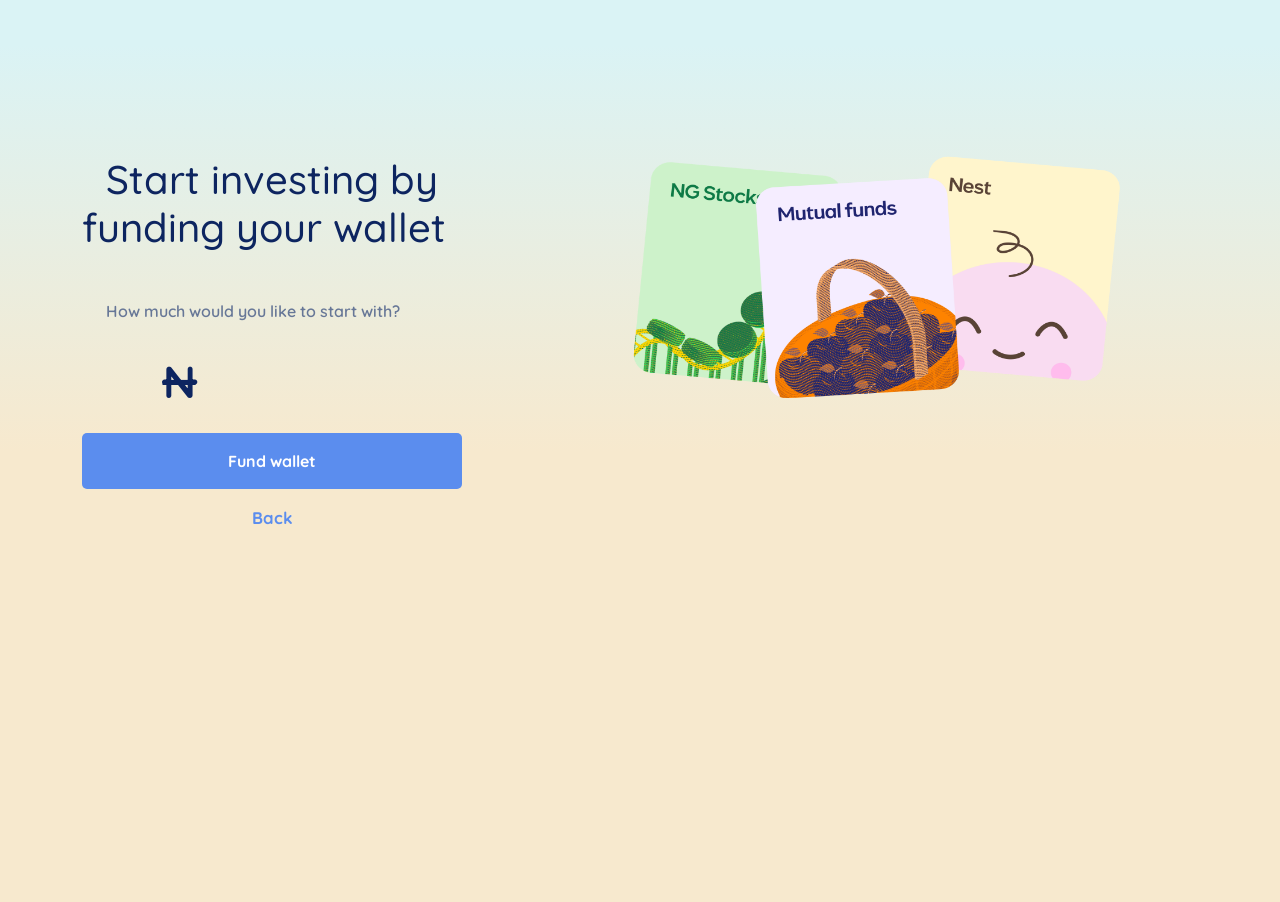
<file: investment.html>
<!DOCTYPE html>
<html lang="en">

<head>
    <meta charset="UTF-8">
    <meta name="viewport" content="width=device-width, initial-scale=1.0">
    <title>Investment</title>
    <link href="https://cdn.jsdelivr.net/npm/bootstrap@5.3.3/dist/css/bootstrap.min.css" rel="stylesheet">
    <link rel="preconnect" href="https://fonts.googleapis.com">
    <link rel="preconnect" href="https://fonts.gstatic.com" crossorigin>
    <link href="https://fonts.googleapis.com/css2?family=Quicksand:wght@300..700&display=swap" rel="stylesheet">
    <style>
        * {
            margin: 0;
            padding: 0;
            box-sizing: border-box;
        }

        body {
            font-family: "Quicksand", sans-serif;
            min-height: 83vh;
            background: linear-gradient(to bottom,
                    #daf3f5 5%,
                    #f7e9ce 50%);
        }

        @media screen and (max-width:1024px) {
            .savings-content{
                flex-direction: column-reverse;
            }
        }

         @media screen and (max-width:575px){
            .logo{
               width: 250px !important; 
               height: 200px !important;
               margin-left: 80px;
            }
            .head{
                margin-left: 80px;
            }
            .para{
                margin-left: 55px !important;
            }
            .btn-fund{
                margin-left: 80px;
                width: 200px !important;
            }
            .back-link{
                margin-left: 150px !important;
            }
        }

        @media screen and (max-width:403px){
            .logo{
               width: 250px !important; 
               height: 200px !important;
               margin-left: 65px;
            }
            .head{
                margin-left: 70px;
            }
            .para{
                margin-left: 55px !important;
            }
            .btn-fund{
                margin-left: 80px;
                width: 200px !important;
            }
            .back-link{
                margin-left: 150px !important;
            }
        }
        .savings-content {
            margin-top: 155px;
            gap: 170px;
        }

        .amount-wrapper {
            display: flex;
            align-items: center;
            justify-content: center;
            gap: 6px;
            margin-bottom: 10px;
        }

        .currency {
            font-size: 2.8rem;
            font-weight: 800;
            color: #0d2560;
            text-decoration: line-through;
            text-decoration-color: #0d2560;
            line-height: 1;
        }

        .amount-input {
            font-size: 3.5rem;
            font-weight: 800;
            color: #0d2560;
            border: none;
            outline: none;
            background: transparent;
            width: 180px;
            text-align: left;
        }

        .amount-input::-webkit-outer-spin-button,
        .amount-input::-webkit-inner-spin-button {
            -webkit-appearance: none;
            margin: 0;
        }

        .amount-input[type=number] {
            -moz-appearance: textfield;
        }

        .btn-fund {
            width: 100%;
            padding: 16px;
            background: #5b8dee;
            color: white;
            font-size: 1rem;
            font-weight: 700;
            border: none;
            border-radius: 5px;
            cursor: pointer;
            transition: background 0.2s;
            margin-bottom: 16px;
        }

        .btn-fund:hover {
            background: #3a6fdf;
        }

        .back-link {
            color: #5b8dee;
            font-weight: 800;
            font-size: 1.05rem;
            cursor: pointer;
            background: none;
            border: none;
            margin-left: 170px;
            text-decoration: none;
            display: inline-block;
        }

        .back-link:hover {
            text-decoration: underline;
        }
        .logo{
            width: 500px;
            height: 250px;
        }
        .head{
             color:  #0d2560;
        }
        .para{
            color: #677797;
            font-weight: 600;
        }
         #successOverlay {
            display: none;
            position: fixed;
            top: 0;
            left: 0;
            width: 100%;
            height: 100%;
            background: #f4f7fa;
            z-index: 9999;
            justify-content: center;
            align-items: center;
            padding: 20px;
        }

        #successOverlay img {
            width: clamp(120px, 40vw, 250px);
            height: auto;
        }
    </style>
</head>

<body>
    <main class="container">
        <div class="d-flex savings-content">
            <div class="left-content">
                <h1 class="head"><span class="mx-4">Start investing by </span><br>funding your wallet</h1>
                <p class="mt-5 mx-4 para">How much would you like to start with?</p>
                <div class="amount-wrapper">
                    <span class="currency">₦</span>
                    <input type="number" id="amountInput" class="amount-input" placeholder="" min="0">
                </div>
                <div id="display"></div>
                <div id="show"></div>
                <button class="btn-fund" onclick="fund()">Fund wallet</button>
                <a href="welcome.html" class="back-link">Back</a>
            </div>

            <img src="Images/investmentlogo.png" alt="" class="logo">
        </div>
    </main>
     <div id="successOverlay">
        <img src="Images/cowrywisegif.gif" alt="Cowrywise">
    </div>
</body>
<script src="https://cdn.jsdelivr.net/npm/bootstrap@5.3.3/dist/js/bootstrap.bundle.min.js"></script>
<script src="https://js.paystack.co/v1/inline.js"></script>
<script>
    const amountInput = document.getElementById('amountInput');
    const display = document.getElementById('display');
    const show = document.getElementById('show');

    const fund = () => {
        const inputValue = amountInput.value.trim();
        const amount = Number(inputValue);
        //  localStorage.setItem('walletBalance', 0)

        display.innerHTML = '';
        show.innerHTML = '';
        display.style.display = 'block';
        show.style.display = 'block';

        if (inputValue === '') {
            display.innerHTML = `<div class="alert p-2 text-danger text-left text-center bg-danger-subtle border-danger" role="alert" style="font-size:small">*Please fill in the empty input!</div>`;
            setTimeout(() => {
                display.innerHTML = '';
                display.style.display = 'none';
            }, 1500);
        } else if (amount < 1000) {
            show.innerHTML = `<div class="alert p-2 text-danger text-left text-center bg-danger-subtle border-danger" role="alert" style="font-size:small">*A minimum of ₦1000 is required!</div>`;
            setTimeout(() => {
                show.innerHTML = '';
                show.style.display = 'none';
            }, 1500);
        } else {
            const handler = PaystackPop.setup({
                key: 'pk_test_ac2e332abeeeb2fba0cac07d430a628fe3003d0d',
                email: 'testuser@example.com',
                amount: `${amount * 100}`,
                currency: 'NGN',
                ref: '' + Math.floor((Math.random() * 1000000000) + 1),
                callback: function (response) {
                    const current = parseFloat(localStorage.getItem('walletBalance')) || 0;
                    localStorage.setItem('walletBalance', current + amount);
                    document.getElementById('successOverlay').style.display = 'flex';
                    setTimeout(() => {
                        window.location.href = 'dashboard.html';
                    }, 2500);
                },
                onClose: function () {
                    alert('Payment window closed.');
                }
            });

            handler.openIframe();
        }
    }
</script>

</html>
</file>
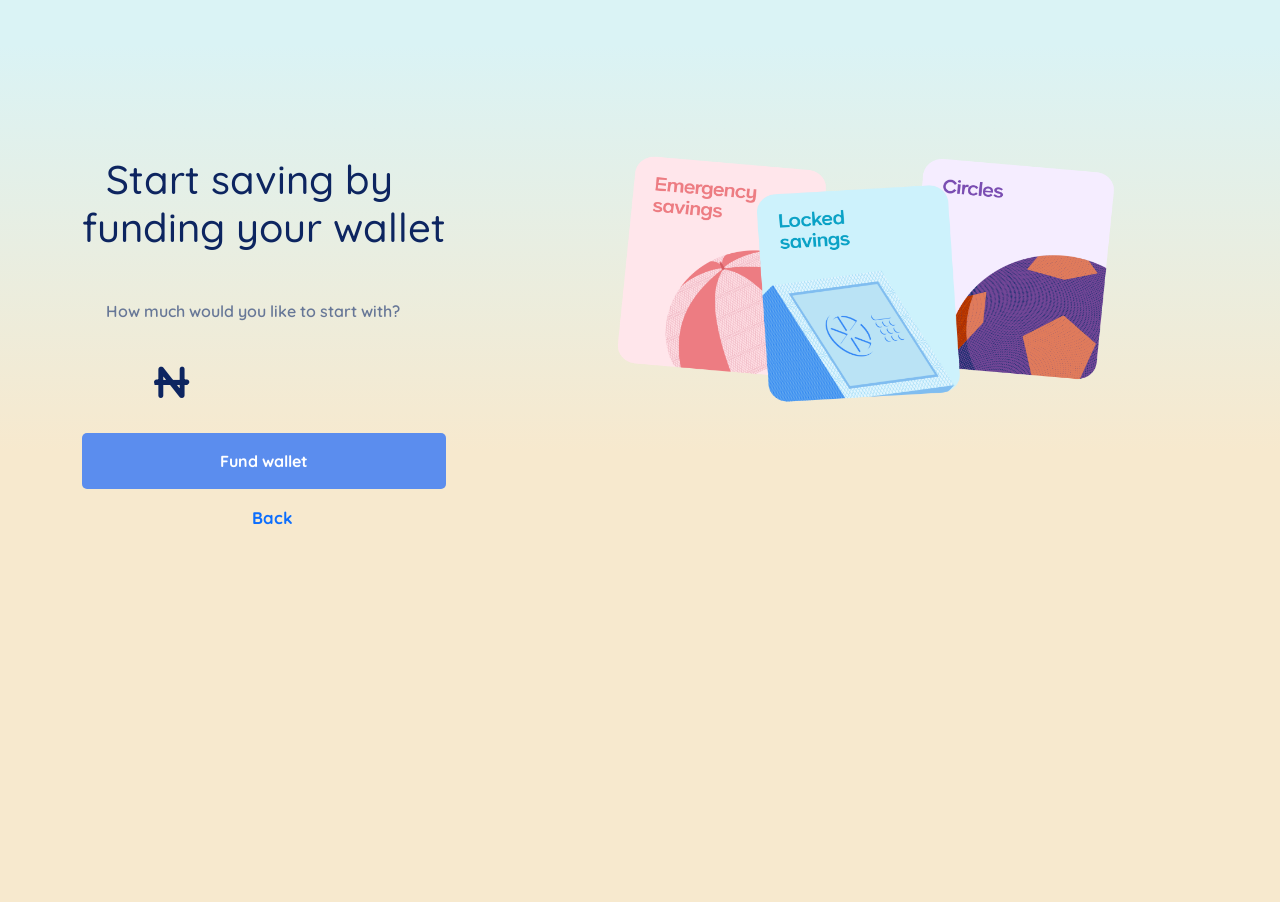
<file: savings.html>
<!DOCTYPE html>
<html lang="en">

<head>
    <meta charset="UTF-8">
    <meta name="viewport" content="width=device-width, initial-scale=1.0">
    <title>Savings</title>
    <link href="https://cdn.jsdelivr.net/npm/bootstrap@5.3.3/dist/css/bootstrap.min.css" rel="stylesheet">
    <link rel="preconnect" href="https://fonts.googleapis.com">
    <link rel="preconnect" href="https://fonts.gstatic.com" crossorigin>
    <link href="https://fonts.googleapis.com/css2?family=Quicksand:wght@300..700&display=swap" rel="stylesheet">
    <style>
        * {
            margin: 0;
            padding: 0;
            box-sizing: border-box;
        }

        body {
            font-family: "Quicksand", sans-serif;
            min-height: 83vh;
            background: linear-gradient(to bottom,
                    #daf3f5 5%,
                    #f7e9ce 50%);
        }

        @media screen and (max-width:1024px) {
            .savings-content {
                flex-direction: column-reverse;
            }
        }

        @media screen and (max-width:575px){
            .logo{
               width: 250px !important; 
               height: 200px !important;
               margin-left: 80px;
            }
            .head{
                margin-left: 80px;
            }
            .para{
                margin-left: 55px !important;
            }
            .btn-fund{
                margin-left: 80px;
                width: 200px !important;
            }
            .back-link{
                margin-left: 150px !important;
            }
        }

        @media screen and (max-width:403px){
            .logo{
               width: 250px !important; 
               height: 200px !important;
               margin-left: 65px;
            }
            .head{
                margin-left: 70px;
            }
            .para{
                margin-left: 55px !important;
            }
            .btn-fund{
                margin-left: 80px;
                width: 200px !important;
            }
            .back-link{
                margin-left: 150px !important;
            }
        }

        .savings-content {
            margin-top: 155px;
            gap: 170px;
        }

        .amount-wrapper {
            display: flex;
            align-items: center;
            justify-content: center;
            gap: 6px;
            margin-bottom: 10px;
        }

        .currency {
            font-size: 2.8rem;
            font-weight: 800;
            color: #0d2560;
            text-decoration: line-through;
            text-decoration-color: #0d2560;
            line-height: 1;
        }

        .amount-input {
            font-size: 3.5rem;
            font-weight: 800;
            color: #0d2560;
            border: none;
            outline: none;
            background: transparent;
            width: 180px;
            text-align: left;
        }

        .amount-input::-webkit-outer-spin-button,
        .amount-input::-webkit-inner-spin-button {
            -webkit-appearance: none;
            margin: 0;
        }

        .amount-input[type=number] {
            -moz-appearance: textfield;
        }

        .btn-fund {
            width: 100%;
            padding: 16px;
            background: #5b8dee;
            color: white;
            font-size: 1rem;
            font-weight: 700;
            border: none;
            border-radius: 5px;
            cursor: pointer;
            transition: background 0.2s;
            margin-bottom: 16px;
        }

        .btn-fund:hover {
            background: #3a6fdf;
        }

        .back-link {
            color: #5b8dee;
            font-weight: 800;
            font-size: 1.05rem;
            cursor: pointer;
            background: none;
            border: none;
            margin-left: 170px;
        }

        .back-link:hover {
            text-decoration: underline;
        }

        .logo {
            width: 500px;
            height: 250px;
        }

        .head {
            color: #0d2560;
        }

        .para {
            color: #677797;
            font-weight: 600;
        }

        #successOverlay {
            display: none;
            position: fixed;
            top: 0;
            left: 0;
            width: 100%;
            height: 100%;
            background: #f4f7fa;
            z-index: 9999;
            justify-content: center;
            align-items: center;
            padding: 20px;
        }

        #successOverlay img {
            width: clamp(120px, 40vw, 250px);
            height: auto;
        }
    </style>
</head>

<body>
    <main class="container">
        <div class="d-flex savings-content">
            <div class="left-content">
                <h1 class="head"><span class="mx-4">Start saving by </span><br>funding your wallet</h1>
                <p class="mt-5 mx-4 para">How much would you like to start with?</p>
                <div class="amount-wrapper">
                    <span class="currency">₦</span>
                    <input type="number" id="amountInput" class="amount-input" placeholder="" min="0">
                </div>
                <div id="display"></div>
                <div id="show"></div>
                <button class="btn-fund" onclick="fund()">Fund wallet</button>
                <button class="back-link bg-"><a href="welcome.html" style="text-decoration: none;">Back</a></button>
            </div>

            <img src="Images/savingslogo.png" alt="" class="logo">
        </div>
    </main>
    <div id="successOverlay">
        <img src="Images/cowrywisegif.gif" alt="Cowrywise">
    </div>
</body>
<script src="https://cdn.jsdelivr.net/npm/bootstrap@5.3.3/dist/js/bootstrap.bundle.min.js"></script>
<script src="https://js.paystack.co/v1/inline.js"></script>
<script>
    const fund = () => {
        const input = document.getElementById('amountInput').value
        // localStorage.setItem('walletBalance', 0)

        if (input === '') {
            display.innerHTML = `<div class= "alert p-2 text-danger text-left text-center bg-danger-subtle border-danger " role="alert" style="font-size:small">*Please fill in the empty input!</div>`
            setTimeout(() => {
                display.style.display = 'none'
            }, 1500);
        } else if (input < 1000) {
            // alert('ahhhhhhhhh')
            show.innerHTML = `<div class= "alert p-2 text-danger text-left text-center bg-danger-subtle border-danger " role="alert" style="font-size:small">*A minimum of ₦1000 is required!</div>`
            setTimeout(() => {
                show.style.display = 'none'
            }, 1500);
        }
        else {
            const handler = PaystackPop.setup({
                key: 'pk_test_ac2e332abeeeb2fba0cac07d430a628fe3003d0d', // your test public key
                email: 'testuser@example.com',
                amount: `${input}00`,
                currency: 'NGN',
                ref: '' + Math.floor((Math.random() * 1000000000) + 1),
                callback: function (response) {
                    const current = parseFloat(localStorage.getItem('walletBalance')) || 0;
                    localStorage.setItem('walletBalance', current + Number(input));
                    // alert('Payment successful! Reference: ' + response.reference);
                    document.getElementById('successOverlay').style.display = 'flex';
                    setTimeout(() => {
                        window.location.href = 'dashboard.html';
                    }, 2500);
                },
                onClose: function () {
                    alert('Payment window closed.');
                }
            });

            handler.openIframe();
        }
    }
</script>

</html>
</file>
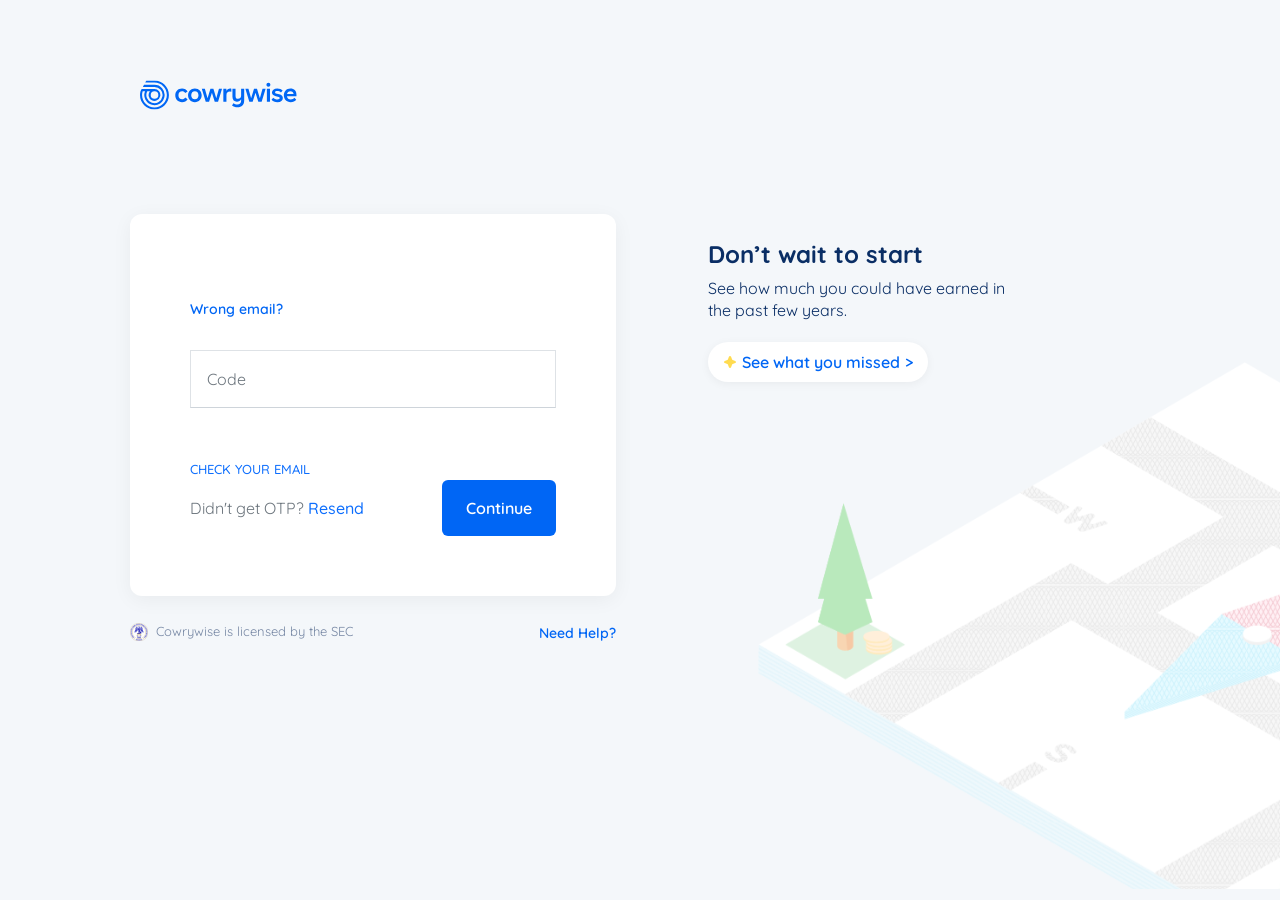
<file: verify.html>
<!DOCTYPE html>
<html lang="en">

<head>
    <meta charset="UTF-8">
    <meta name="viewport" content="width=device-width, initial-scale=1.0">
    <title>Verify OTP | Cowrywise</title>
    <link href="https://cdn.jsdelivr.net/npm/bootstrap@5.3.3/dist/css/bootstrap.min.css" rel="stylesheet">
    <link rel="preconnect" href="https://fonts.googleapis.com">
    <link rel="preconnect" href="https://fonts.gstatic.com" crossorigin>
    <link href="https://fonts.googleapis.com/css2?family=Quicksand:wght@300..700&display=swap" rel="stylesheet">
    <style>
        body {
            background-color: #f4f7fa;
            font-family: "Quicksand", sans-serif;
            margin: 0;
            min-height: 100vh;
            display: flex;
            flex-direction: column;
            overflow-x: hidden;
        }

        @media (max-width: 1035px) {
            body {
                background-image: url('Images/imgi_12_auth-bg.svg');
                background-size: cover;
                background-position: center;
                background-attachment: fixed;
            }

            .desktop-map-container {
                display: none;
            }

            .content-card {
                margin-top: 20px;
            }
        }

        .logo-header {
            padding: 80px 0 80px 70px;
        }

        @media (max-width: 768px) {
            .logo-header {
                padding: 30px 0 30px 20px;
            }
        }

        @media (max-width: 480px) {
            .logo-header {
                padding: 20px 0 20px 15px;
            }
        }

        .content-card {
            background: white;
            border-radius: 12px;
            padding: 60px;
            box-shadow: 0 4px 20px rgba(0, 0, 0, 0.05);
            max-width: 620px;
            width: 100%;
        }

        @media screen and (min-width:992px) and (max-width:1399px) {
            .content-card {
                overflow-wrap: break-word;
                word-wrap: break-word;
            }
        }

        @media (max-width: 500px) {
            .content-card {
                overflow-wrap: break-word;
                word-wrap: break-word;
            }
        }

        @media (max-width: 768px) {
            .content-card {
                padding: 30px 20px;
                margin: 0 15px;
            }
        }

        @media (max-width: 480px) {
            .content-card {
                padding: 20px 15px;
                margin: 0 10px;
            }
        }



        .card-heading {
            color: #0a2e65;
            font-size: 25px;
            font-weight: 600;
            line-height: 1.1;
            margin-bottom: 25px;
        }

        .signin-link {
            font-size: 14px;
            color: #7586a3;
            margin-bottom: 30px;
        }

        .check {
            text-decoration: none;
            font-weight: 500;
            font-size: small;
        }


        .continue-btn {
            background-color: #0066f5;
            color: white;
            width: auto;
             white-space: nowrap;
            padding: 10px 24px;
            border: none;
            border-radius: 6px;
            font-weight: 600;
            font-size: 16px;
        }

        .marketing-col {
            padding-left: 80px;
            display: flex;
            flex-direction: column;
            justify-content: flex-start;
            padding-top: 50px;
        }

        @media (max-width: 768px) {
            .marketing-col {
                padding-left: 20px;
                padding-top: 20px;
            }
        }

        @media (max-width: 480px) {
            .marketing-col {
                padding-left: 15px;
                padding-top: 15px;
            }

            .marketing-content {
                display: none;
            }
        }

        .marketing-content {
            z-index: 2;
            position: relative;
        }

        .marketing-heading {
            color: #0a2e65;
            font-weight: 700;
            font-size: 24px;
            margin-bottom: 8px;
        }

        .marketing-subtext {
            color: #0a2e65;
            font-size: 16px;
            line-height: 1.4;
            margin-bottom: 20px;
        }

        .missed-link {
            color: #0066f5;
            font-weight: 600;
            text-decoration: none;
            display: inline-flex;
            align-items: center;
            gap: 5px;
            background: white;
            padding: 8px 15px;
            border-radius: 20px;
            width: fit-content;
            box-shadow: 0 2px 10px rgba(0, 0, 0, 0.05);
        }

        .desktop-map-container {
            margin-top: -20px;
            width: 100%;
            z-index: 1;

        }

        .desktop-map-img {
            width: 170%;
            max-width: none;
            margin-left: 50px;
            display: block;
        }


        .sec-text {
            color: #7586a3;
            font-size: 13px;
            display: flex;
            align-items: center;
            gap: 8px;
        }
    </style>
</head>

<body>

    <header class="logo-header container">
        <img src="Images/navlogo.svg" alt="Cowrywise" height="30">
    </header>

    <main class="container flex-grow-1">
        <div class="row w-100 px-lg-5">

            <div class="col-lg-6 justify-content-center align-items-start pt-4">
                <div class="content-card">
                    <h1 class="card-heading" id="display"></h1>

                    <p class="signin-link"><a href="login.html"
                            style="color: #0066f5; text-decoration: none; font-weight: 600;">Wrong email?</a>
                    </p>

                    <div class="form-floating mb-4">
                        <input type="number" class="form-control rounded-0 px-3" id="code" placeholder="Code"
                            style="border-bottom: 1px solid #ced4da !important; background: transparent;">
                        <div id="display"></div>
                        <label for="email" class="px-3 text-secondary">Code</label>
                        <div id="show"></div>
                        <div id="showTwo"></div>
                    </div>
                    <br>
                    <a href="#" class="check">CHECK YOUR EMAIL</a>


                    <div class="d-flex gap-3 flex-wrap" style="justify-content: space-between;">
                        <p class="text-secondary mt-3">Didn't get OTP? <a href="#"
                                style="text-decoration: none; font-weight: 500;">Resend</a></p>
                        <button class="continue-btn" onclick="next()">Continue</button>
                    </div>
                </div>
                <div class="mt-4 d-flex justify-content-between">
                    <div class="sec-text">
                        <img src="Images/imgi_1_sec-logo.uViKvy1J.png" alt="SEC" height="18">
                        Cowrywise is licensed by the SEC
                    </div>
                    <div class="">
                        <a href="#"
                            style="color: #0066f5; text-decoration: none; font-weight: 600; font-size: 14px;">Need
                            Help?</a>
                    </div>

                </div>

            </div>

            <div class="col-lg-6 marketing-col">
                <div class="marketing-content">
                    <h2 class="marketing-heading">Don’t wait to start</h2>
                    <p class="marketing-subtext">See how much you could have earned in<br>the past few years.</p>

                    <a href="#" class="missed-link">
                        <img src="Images/star.svg" alt="" height="14">
                        See what you missed
                        <span>&gt;</span>
                    </a>
                </div>

                <div class="desktop-map-container">
                    <img src="Images/imgi_12_auth-bg.svg" alt="Investment Path" class="desktop-map-img">
                </div>
            </div>
        </div>
    </main>
</body>
<script>
    document.addEventListener('DOMContentLoaded', () => {
        const savedValue = localStorage.getItem('sharedValue');

        if (savedValue) {
            const displayElement = document.getElementById('display');
            displayElement.innerHTML = `<p class="" >Enter the 6-digit code we sent to <span class=" fs-4" style="color:#4f6b9b; font-weight:700 " >${savedValue}</span></p>`
        }
    })

    function next() {
        const digits = document.getElementById('code').value
        const show = document.getElementById('show')
        const displayShow = document.getElementById('showTwo')
        if (digits === '') {
            show.innerHTML = `<div class= "alert p-2 text-danger text-left" role="alert" style="font-size:small">*Please enter the code sent to the email address provided!</div>`
            setTimeout(() => {
                show.style.display = 'none'
            }, 1500);
        }
        else if (digits.length < 6 || digits.length > 6) {
            displayShow.innerHTML = `<div class= "alert p-2 text-danger text-left" role="alert" style="font-size:small">*Please enter the valid 6-digits code sent!</div>`
            setTimeout(() => {
                displayShow.style.display = 'none'
            }, 1500);
        }
        else {
            window.location.href = 'create.html'
        }
    }
</script>
<script src="https://cdn.jsdelivr.net/npm/bootstrap@5.3.3/dist/js/bootstrap.bundle.min.js"></script>

</html>
</file>
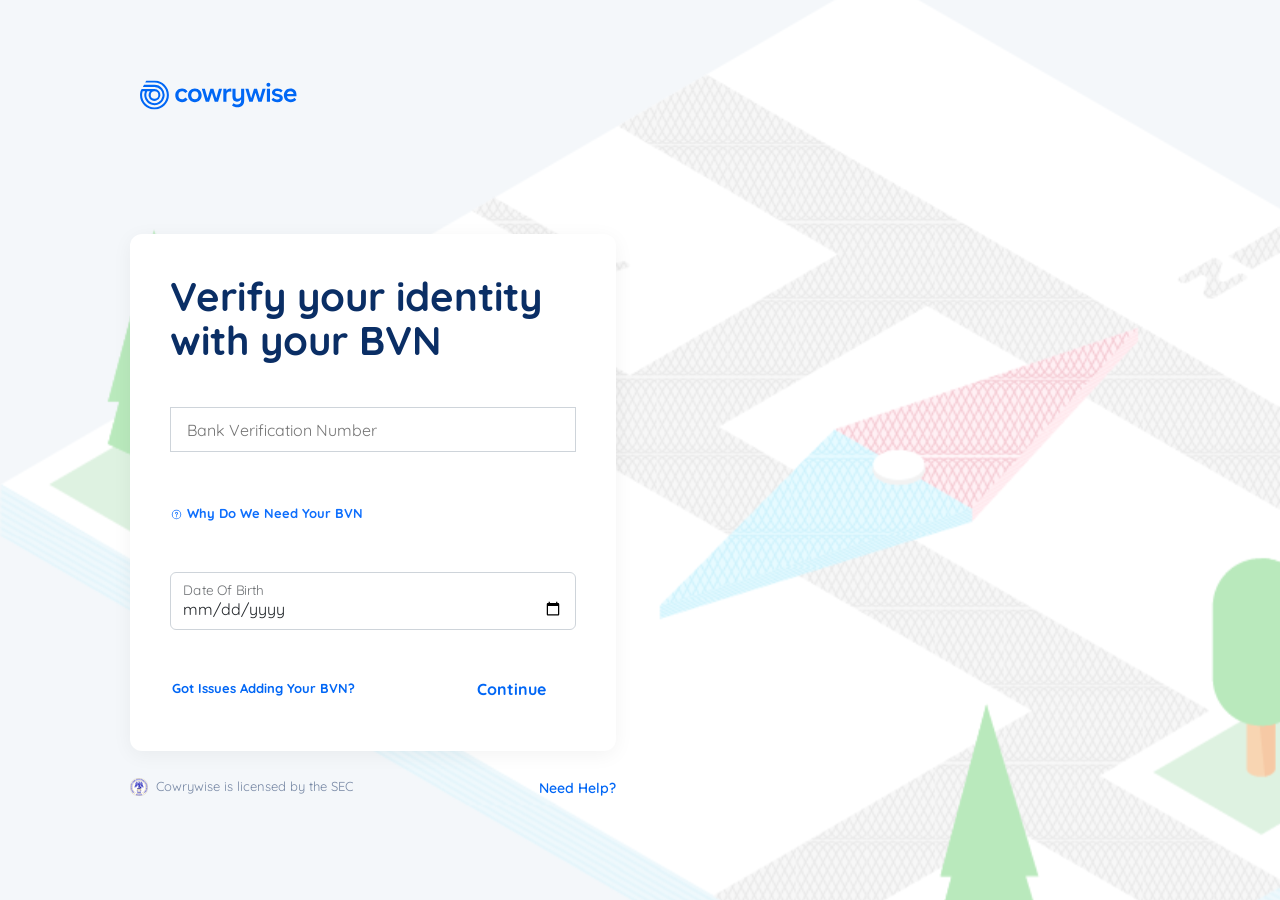
<file: verifybvn.html>
<!DOCTYPE html>
<html lang="en">

<head>
    <meta charset="UTF-8">
    <meta name="viewport" content="width=device-width, initial-scale=1.0">
    <title>Verify BVN</title>
    <link href="https://cdn.jsdelivr.net/npm/bootstrap@5.3.3/dist/css/bootstrap.min.css" rel="stylesheet">
    <link rel="preconnect" href="https://fonts.googleapis.com">
    <link rel="preconnect" href="https://fonts.gstatic.com" crossorigin>
    <link href="https://fonts.googleapis.com/css2?family=Quicksand:wght@300..700&display=swap" rel="stylesheet">
    <link rel="stylesheet" href="https://cdn.jsdelivr.net/npm/bootstrap-icons@1.13.1/font/bootstrap-icons.min.css">
    <style>
        body {
            background-color: #f4f7fa;
            font-family: "Quicksand", sans-serif;
            margin: 0;
            min-height: 100vh;
            display: flex;
            flex-direction: column;
            overflow-x: hidden;
        }

        @media (max-width: 1399px) {
            body {
                background-image: url('Images/imgi_12_auth-bg.svg');
                background-size: cover;
                background-position: center;
                background-attachment: fixed;
            }

            .desktop-map-container {
                display: none;
            }

            .content-card {
                margin-top: 20px;
            }

            .marketing-col {
                display: none !important;
            }
        }

        @media screen and (min-width:768px) and (max-width:768px) {
            .email-toggle {
                margin-left: -20px !important;
                margin-top: 15px !important;
            }

            .phone-toggle {
                margin-left: -20px !important;
                margin-top: 15px !important;
            }
        }

        @media (max-width:767px) {
            .phone-input {
                margin-top: 20px;
            }

            .last-name {
                margin-top: 20px;
            }

            .email-input {
                margin-top: 10px;
            }

            .email-toggle {
                margin-top: 25px !important;
                margin-left: -23px !important;
            }

            .phone-toggle {
                margin-top: 35px !important;
                margin-left: -23px !important;
            }
        }

        .logo-header {
            padding: 80px 0 80px 70px;
        }

        @media (max-width: 768px) {
            .logo-header {
                padding: 30px 0 30px 20px;
            }
        }

        @media (max-width: 480px) {
            .logo-header {
                padding: 20px 0 20px 15px;
            }
        }

        .content-card {
            background: white;
            border-radius: 12px;
            padding: 40px;
            box-shadow: 0 4px 20px rgba(0, 0, 0, 0.05);
            /* max-width: 620px; */
            /* width: 640px; */
            width: min(640px, 100%);
        }

        @media (max-width: 768px) {
            .content-card {
                padding: 25px 20px;
                margin: 0 15px;
            }
        }

        @media (max-width: 480px) {
            .content-card {
                padding: 20px 15px;
                margin: 0 10px;
            }
        }

        .card-heading {
            color: #0a2e65;
            /* font-size: 64px; */
            font-weight: bold;
            line-height: 1.1;
            margin-bottom: 45px;
        }

        .input-field-responsive {
            height: 45px;
            border: 1px solid #ced4da;
            max-width:260px;
            /* max-width: 230px; */
        }

        .input-field-full-responsive {
            height: 45px;
            border: 1px solid #ced4da;
            /* width: 540px; */
            /* max-width: 475px; */
            width: 100%;
            max-width: 540px;
        }

        @media (max-width: 768px) {

            .input-field-responsive,
            .input-field-full-responsive {
                max-width: 100%;
            }
        }

        .marketing-col {
            padding-left: 150px;
            display: flex;
            flex-direction: column;
            justify-content: flex-start;
            padding-top: 50px;
        }

        @media (max-width: 768px) {
            .marketing-col {
                padding-left: 20px;
                padding-top: 20px;
            }
        }

        @media (max-width: 480px) {
            .marketing-col {
                padding-left: 15px;
                padding-top: 15px;
            }
        }

        .marketing-content {
            z-index: 2;
            position: relative;
        }

        .marketing-heading {
            color: #0a2e65;
            font-weight: 700;
            font-size: 24px;
            margin-bottom: 8px;
        }

        .marketing-subtext {
            color: #0a2e65;
            font-size: 16px;
            line-height: 1.4;
            margin-bottom: 20px;
        }

        .missed-link {
            color: #0066f5;
            font-weight: 600;
            text-decoration: none;
            display: inline-flex;
            align-items: center;
            gap: 5px;
            background: white;
            padding: 8px 15px;
            border-radius: 20px;
            width: fit-content;
            box-shadow: 0 2px 10px rgba(0, 0, 0, 0.05);
        }

        .desktop-map-container {
            margin-top: -20px;
            width: 100%;
            z-index: 1;
        }

        .desktop-map-img {
            width: 190%;
            max-width: none;
            margin-left: 50px;
            display: block;
        }

        .btn {
            background-color: transparent;
            color: #0066f5;
            font-weight: 700;
            margin-top: 20px;
            margin-left: -10px;
            border: none;
        }



        .sec-text {
            color: #7586a3;
            font-size: 13px;
            display: flex;
            align-items: center;
            gap: 8px;
        }
    </style>
</head>

<body>
    <header class="logo-header container">
        <img src="Images/navlogo.svg" alt="Cowrywise" height="30">
    </header>
    <main class="container flex-grow-1">

        <div class="row w-100 px-lg-5">

            <div class="col-lg-6 justify-content-center align-items-start pt-4">
                <div class="content-card">
                    <h1 class="card-heading">Verify your identity <br>with your BVN</h1>

                    <div class="form-floating mt-4">
                        <input type="number" aria-label="bvn" class="form-floating p-3 input-field-full-responsive"
                            placeholder="Bank Verification Number" style="z-index: 2; position: relative;" id="bvn">
                        <div id="display" style="color: red; font-size: small;"></div>
                        <br><br>
                        <div><a style="text-decoration: none; font-size: small; font-weight: bold;" href="#"><svg
                                    xmlns="http://www.w3.org/2000/svg" width="1em" height="1em" viewBox="0 0 24 24">
                                    <path d="M0 0h24v24H0z" fill="none" />
                                    <path fill="currentColor"
                                        d="M12 8.75c-.69 0-1.25.56-1.25 1.25v.107a.75.75 0 1 1-1.5 0V10A2.75 2.75 0 0 1 12 7.25h.116a2.634 2.634 0 0 1 1.714 4.633l-.77.66a.9.9 0 0 0-.31.674v.533a.75.75 0 0 1-1.5 0v-.533c0-.697.304-1.359.833-1.812l.771-.66a1.134 1.134 0 0 0-.738-1.995zM12 17a1 1 0 1 0 0-2a1 1 0 0 0 0 2" />
                                    <path fill="currentColor"
                                        d="M3.25 12a8.75 8.75 0 1 1 17.5 0a8.75 8.75 0 0 1-17.5 0M12 4.75a7.25 7.25 0 1 0 0 14.5a7.25 7.25 0 0 0 0-14.5" />
                                </svg>
                                Why Do We Need Your BVN</a></div>
                    </div><br><br>


                    <div class="form-floating mb-3">
                        <input type="date" class="form-control input-field-full-responsive" id="floatingInput"
                            placeholder="">
                        <label for="floatingInput">Date Of Birth</label>
                    </div>
                    <div id="show" style="color: red; font-size: small;"></div>
                    <div id="showTwo" style="color: green; font-size: small;"></div>

                    <div>
                        <div class="d-flex justify-content-between">
                            <button class="btn" style="font-size: small;">Got Issues Adding Your BVN?</button>
                            <button type="button" class="btn btn-primary" onclick="checkBtn()"
                                style=" width: 130px; height: 45px;">Continue</button>
                        </div>
                    </div>

                </div>

                <div class="mt-4 d-flex justify-content-between">
                    <div class="sec-text">
                        <img src="Images/imgi_1_sec-logo.uViKvy1J.png" alt="SEC" height="18">
                        Cowrywise is licensed by the SEC
                    </div>
                    <div class="">
                        <a href="#"
                            style="color: #0066f5; text-decoration: none; font-weight: 600; font-size: 14px;">Need
                            Help?</a>
                    </div>

                </div>

            </div>

            <div class="col-lg-6  col-md-6 marketing-col">
                <div class="marketing-content">
                    <h2 class="marketing-heading">Don’t wait to start</h2>
                    <p class="marketing-subtext">See how much you could have earned in<br>the past few years.</p>

                    <a href="#" class="missed-link">
                        <img src="Images/star.svg" alt="" height="14">
                        See what you missed
                        <span>&gt;</span>
                    </a>
                </div>

                <div class="desktop-map-container">
                    <img src="Images/imgi_12_auth-bg.svg" alt="Investment Path" class="desktop-map-img">
                </div>
            </div>
        </div>
    </main>
</body>
<script src="https://cdn.jsdelivr.net/npm/bootstrap@5.3.3/dist/js/bootstrap.bundle.min.js"></script>
<script>


    function checkBtn() {
        const bvn = document.getElementById('bvn').value;
        const date = document.getElementById('floatingInput').value;

        console.log(bvn, date);

        const today = new Date();
        const birthDate = new Date(date);
        let age = today.getFullYear() - birthDate.getFullYear();
        const monthDiff = today.getMonth() - birthDate.getMonth();
        if (monthDiff < 0 || (monthDiff === 0 && today.getDate() < birthDate.getDate())) {
            age--;
        }
        if (bvn === '') {
            display.innerHTML = `*Enter Your BVN`
            setTimeout(() => { display.style.display = 'none'; }, 1500);
        }
        else if (bvn.length != 11) {
            display.innerHTML = `*Enter a valid BVN format`
            setTimeout(() => { display.style.display = 'none'; }, 1500);
        }
        else if (date === '') {
            show.innerHTML = `*Enter Your Date Of Birth`
            setTimeout(() => { show.style.display = 'none'; }, 1500);
        }
        else if (age < 18) {
            show.innerHTML = `*You must be at least 18 years old`
            setTimeout(() => { show.style.display = 'none'; }, 1500);
        }
          else {
         showTwo.innerHTML = `*BVN Successfully verified!!`
         setTimeout(() => { showTwo.style.display = 'none'; }, 1500);
    }
    }
</script>

</html>
</file>
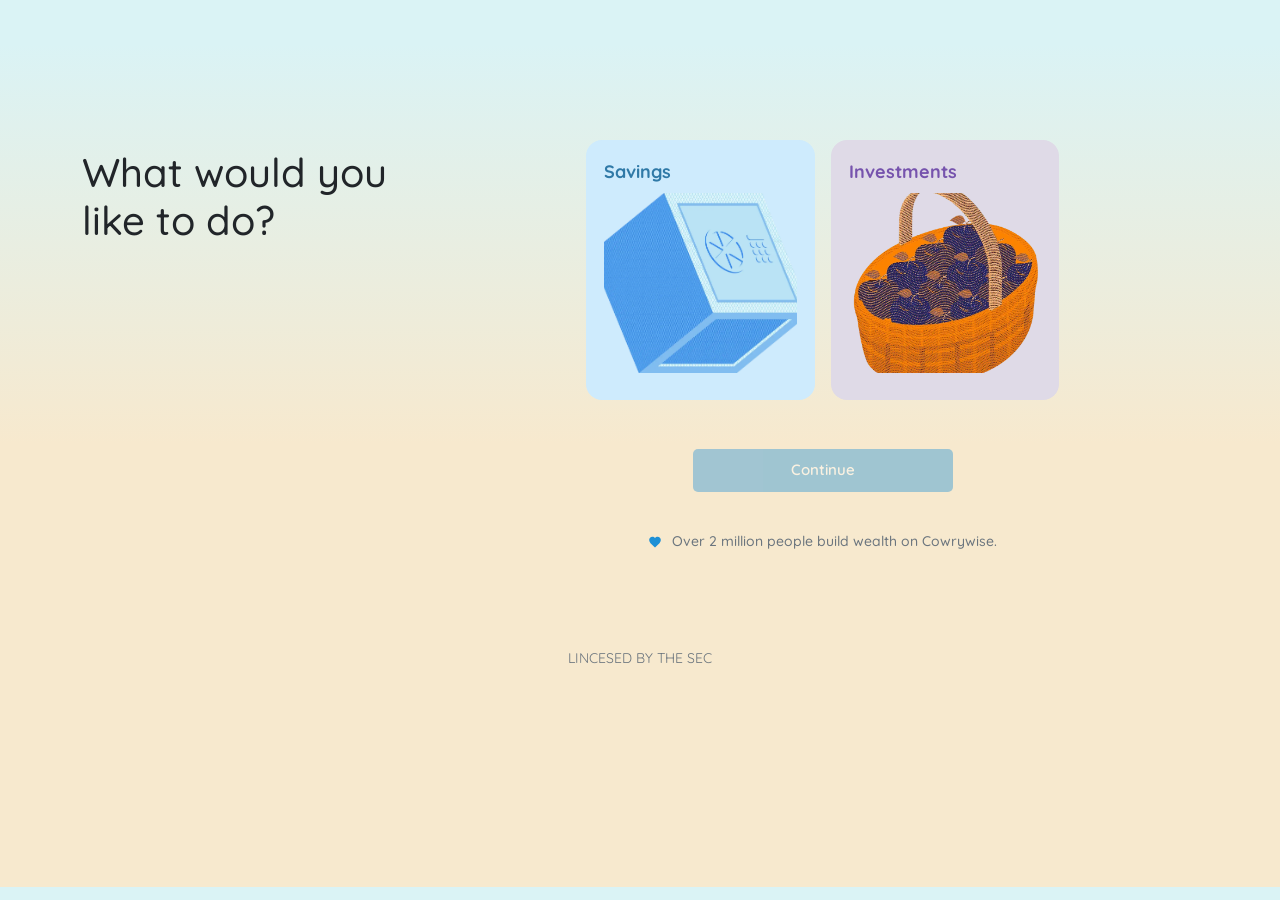
<file: welcome.html>
<!DOCTYPE html>
<html lang="en">

<head>
    <meta charset="UTF-8">
    <meta name="viewport" content="width=device-width, initial-scale=1.0">
    <title>Welcome</title>
    <link href="https://cdn.jsdelivr.net/npm/bootstrap@5.3.3/dist/css/bootstrap.min.css" rel="stylesheet">
    <link rel="preconnect" href="https://fonts.googleapis.com">
    <link rel="preconnect" href="https://fonts.gstatic.com" crossorigin>
    <link href="https://fonts.googleapis.com/css2?family=Quicksand:wght@300..700&display=swap" rel="stylesheet">
    <style>
        *{
            margin: 0;
            padding: 0;
            box-sizing: border-box;
        }
        body {
            font-family: "Quicksand", sans-serif;
            min-height: 83vh;
            background: linear-gradient(to bottom,
                    #daf3f5 5%,
                    #f7e9ce 50%);
        }

        .welcome-content {
            margin-top: 140px;
            gap: 60px;
            align-items: flex-start;
            flex-wrap: wrap;
        }

        .welcome-content > div:first-child {
            max-width: 580px;
        }

        .option-card {
            cursor: pointer;
            border-radius: 16px;
            border: 2.5px solid transparent;
            background: #fff;
            transition: border-color 0.2s, transform 0.15s;
            user-select: none;
            min-height: 260px;
        }

        .card1 {
            background-color: #ceebfd;
        }

        .card2 {
            background-color: #dfdae7;
        }

        .option-card:hover {
            transform: translateY(-2px);
        }

        .option-card.selected {
            border-color: #1e90d6;
        }

        .option-card.selected .card-label1,
        .option-card.selected .card-label2 {
            color: #1e90d6;
        }

        .card-label1,
        .card-label2 {
            font-size: 18px;
            font-weight: 700;
            display: block;
            margin-bottom: 0.8rem;
        }

        .card-label1 {
            color: #2f79a7;
        }

        .card-label2 {
            color: #7653ad;
        }

        .img-wrap {
            border-radius: 30px;
            overflow: hidden;
            height: 180px;
            width: 100%;
        }

        .img-wrap img {
            width: 100%;
            height: 100%;
            object-fit: cover;
            display: block;
        }

        .continue-btn {
            background: #1e90d6;
            color: #fff;
            border: none;
            border-radius: 5px;
            padding: 10px 30px;
            font-size: 15px;
            font-weight: 600;
            opacity: 0.4;
            margin-top: 25px;
            pointer-events: none;
            transition: opacity 0.2s, transform 0.15s;
            width: 260px;
            max-width: 100%;
        }

        .continue-btn.active {
            opacity: 1;
            pointer-events: auto;
        }

        .continue-btn.active:hover {
            transform: scale(1.02);
        }

        .continue-btn.active:active {
            transform: scale(0.98);
        }

        .trust-line {
            font-size: 14px;
            color: #6b757e;
            font-weight: 500;
            margin-top: 15px;
            text-align: center;
            max-width: 520px;
        }

        .trust-line .heart {
            color: #1e90d6;
            margin-right: 6px;
        }

        .sec {
            font-size: 14px;
            color: #6b757e;
            margin: 0 auto;
            text-align: center;
            padding: 0 12px;
        }

        .sec p {
            margin: 0;
        }

        @media (max-width: 992px) {
            .welcome-content {
                margin-top: 120px;
                gap: 40px;
            }

            .welcome-content > div:first-child {
                max-width: 100%;
            }
        }

        @media (max-width: 768px) {
            .topcontent{
                margin-right: 150px;
            }
            .welcome-content {
                flex-direction: column;
                align-items: center;
            }

            .option-card {
                min-height: auto;
            }

            .row.g-3 {
                width: 100%;
            }

            .col-6 {
                flex: 0 0 100%;
                max-width: 100%;
            }

            .img-wrap {
                height: 170px;
            }

            .continue-btn {
                width: 100%;
                max-width: 360px;
            }

            .trust-line {
                font-size: 13px;
                padding: 0 0.5rem;
            }

            .sec {
                margin-top: 20px;
            }
        }

        @media (max-width: 576px) {
            body {
                min-height: auto;
            }

            .welcome-content {
                margin-top: 80px;
                gap: 24px;
                padding: 0 12px;
            }

            .card-label1,
            .card-label2 {
                font-size: 16px;
            }

            .img-wrap {
                height: 150px;
            }

            .continue-btn {
                padding: 12px 22px;
            }

            .trust-line {
                font-size: 12px;
            }
        }
        @media (max-width: 412px) {
            .content1{
                font-size: 1.5rem;
            }
        }
    </style>
</head>

<body>
    <main class="container">
        <div class="d-flex welcome-content">
            <div class="topcontent">
                <h5 id="display"></h5>
                <h1 class="mt-2 content1">What would you <br>like to do?</h1>
            </div>

            <div class="d-flex flex-column mx-auto align-items-center gap-4">
                <div class="row g-3">
                    <div class="col-6">
                        <div class="option-card card1 p-3" id="card-savings" onclick="selectOption('savings')">
                            <span class="card-label1 d-block mb-2">Savings</span>
                            <div class="img-wrap">
                                <img src="Images/savingsbox.webp" alt="Savings" />
                            </div>
                        </div>
                    </div>

                    <div class="col-6">
                        <div class="option-card card2 p-3" id="card-investments" onclick="selectOption('investments')">
                            <span class="card-label2 d-block mb-2">Investments</span>
                            <div class="img-wrap">
                                <img src="Images/investmentbasket.webp" alt="Investments" />
                            </div>
                        </div>
                    </div>
                </div>

                <button class="continue-btn" id="continue-btn" onclick="handleContinue()">Continue</button>

                <p class="trust-line text-center mb-0">
                    <span class="heart"><svg xmlns="http://www.w3.org/2000/svg" width="1em" height="1em"
                            viewBox="0 0 24 24">
                            <path d="M0 0h24v24H0z" fill="none" />
                            <path fill="currentColor"
                                d="m12 21.35l-1.45-1.32C5.4 15.36 2 12.27 2 8.5C2 5.41 4.42 3 7.5 3c1.74 0 3.41.81 4.5 2.08C13.09 3.81 14.76 3 16.5 3C19.58 3 22 5.41 22 8.5c0 3.77-3.4 6.86-8.55 11.53z" />
                        </svg>
                    </span>
                    <span id="trust-text">Over 2 million people build wealth on Cowrywise.</span>
                </p>
            </div>
        </div>
          <div class="justify-content-center d-flex mt-5 sec">
            <p class="mt-5">LINCESED BY THE SEC</p>
          </div>
    </main>

    <script src="https://cdn.jsdelivr.net/npm/bootstrap@5.3.3/dist/js/bootstrap.bundle.min.js"></script>
    <script>
        let selected = null;

        const messages = {
            savings: 'Build discipline and earn competitve returns.',
            investments: 'Invest in stocks,mutual funds and watch your money grow.'
        };

        const destinations = {
            savings: 'savings.html',
            investments: 'investment.html'
        };

        function selectOption(option) {
            selected = option;
            document.querySelectorAll('.option-card').forEach(c => c.classList.remove('selected'));
            document.getElementById('card-' + option).classList.add('selected');
            document.getElementById('continue-btn').classList.add('active');
            document.getElementById('trust-text').textContent = messages[option];
        }

        function handleContinue() {
            if (!selected) return;
            window.location.href = destinations[selected];
        }

        document.addEventListener('DOMContentLoaded', () => {
            const firstName = localStorage.getItem('firstName');
            if (firstName) {
                document.getElementById('display').textContent = 'Welcome, ' + firstName + '!';
            }
        });
    </script>
</body>

</html>
</file>
